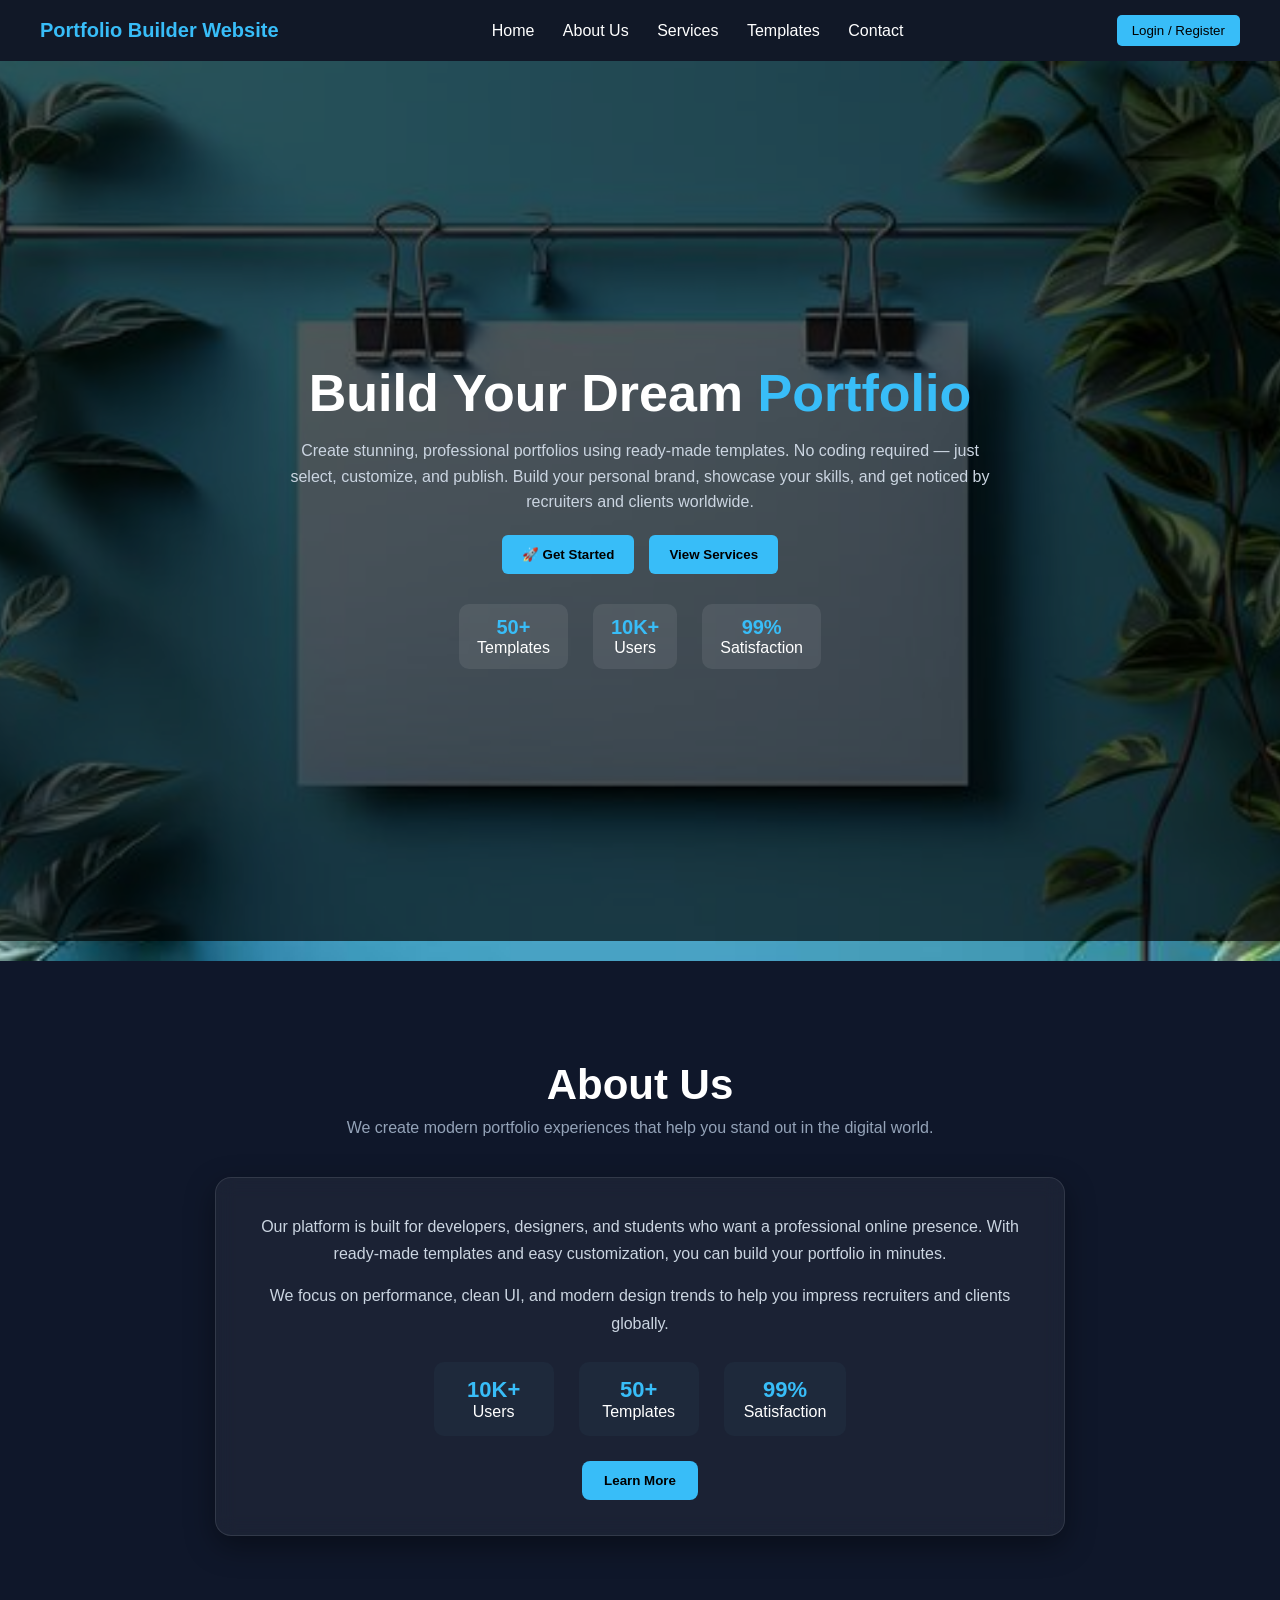
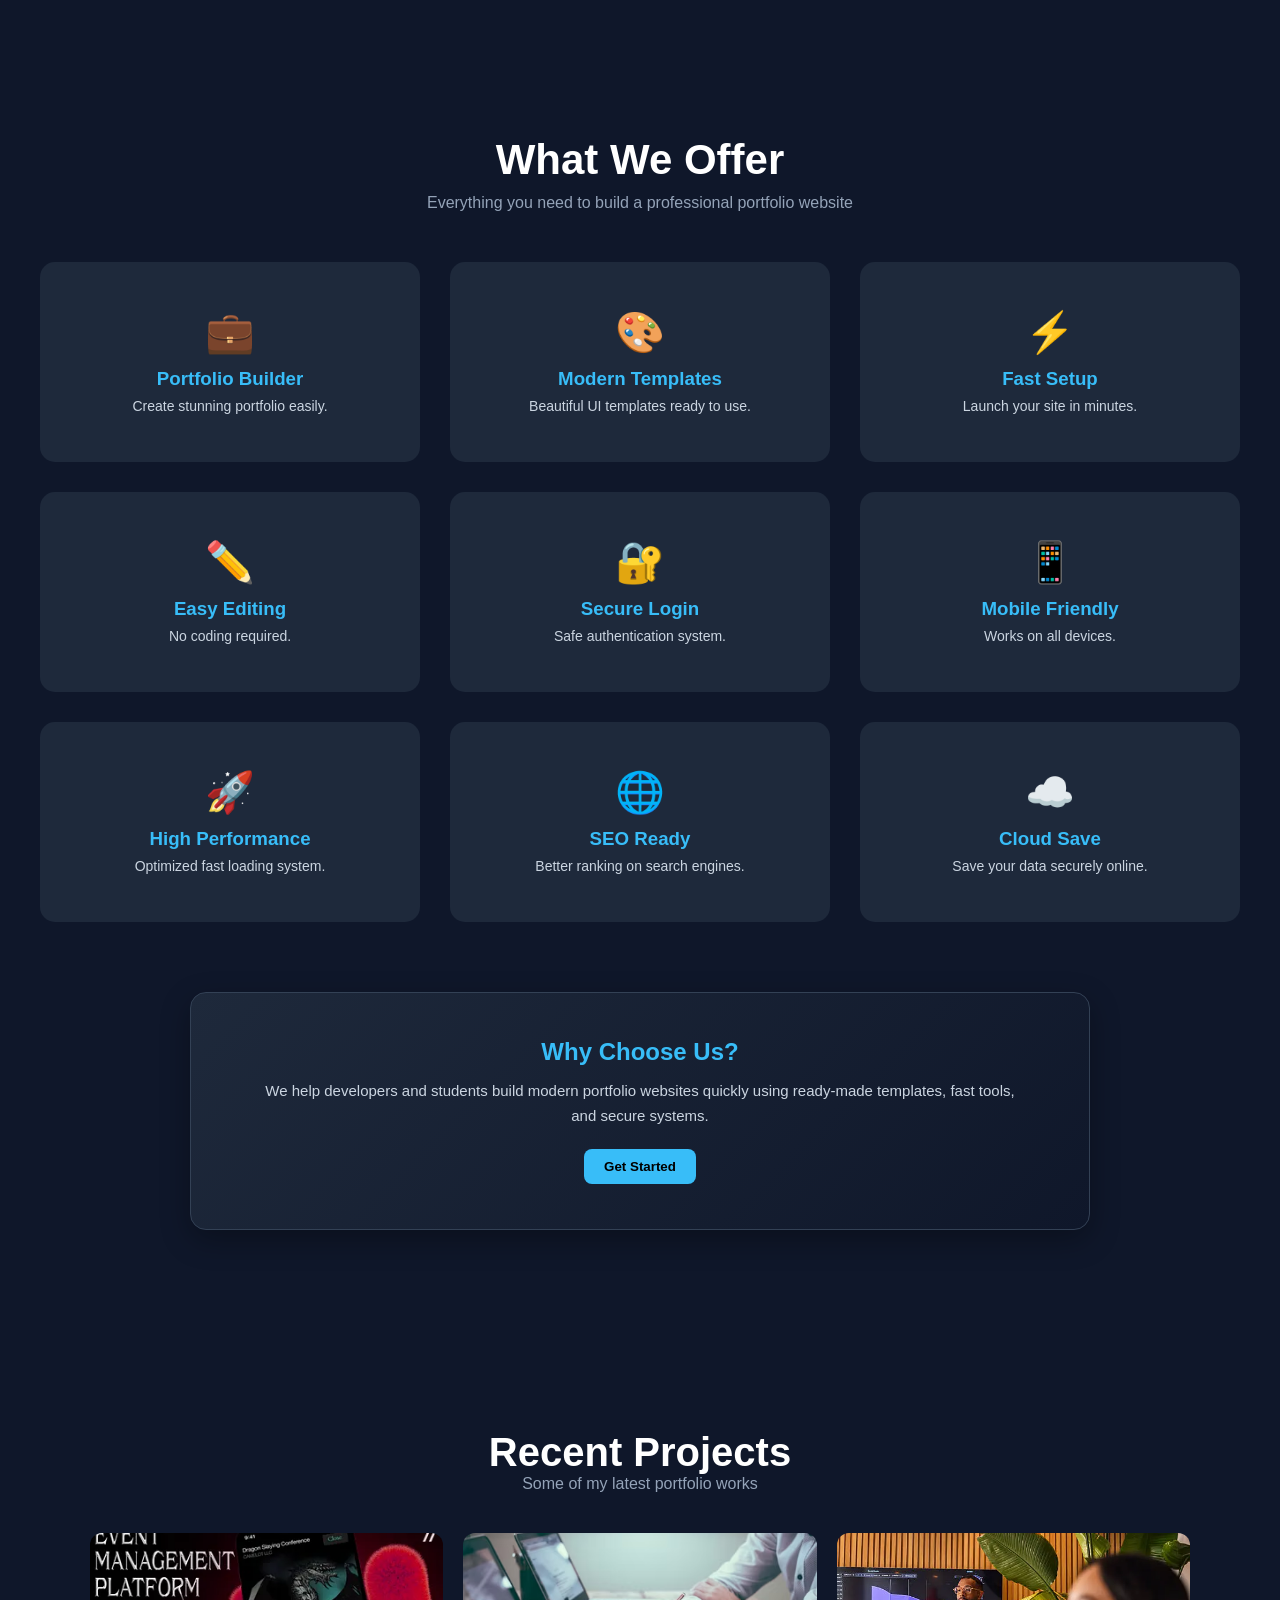
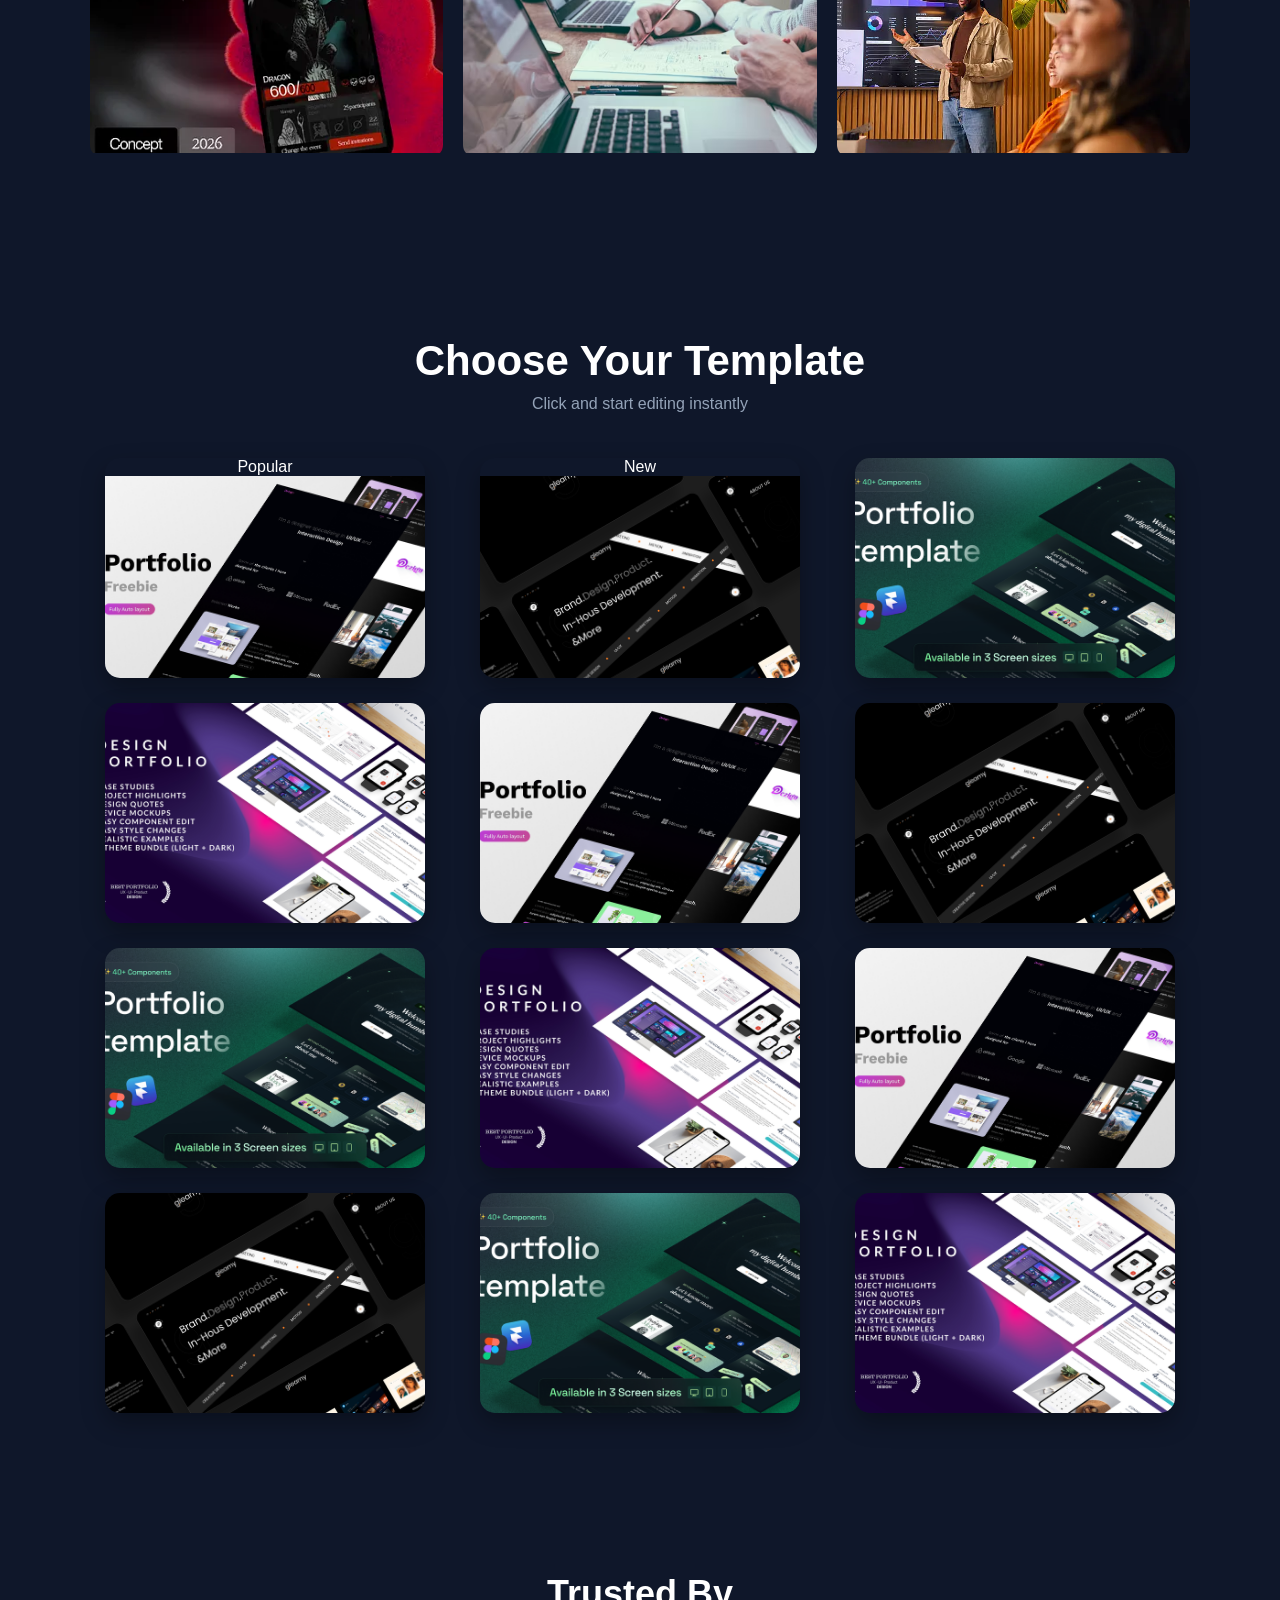
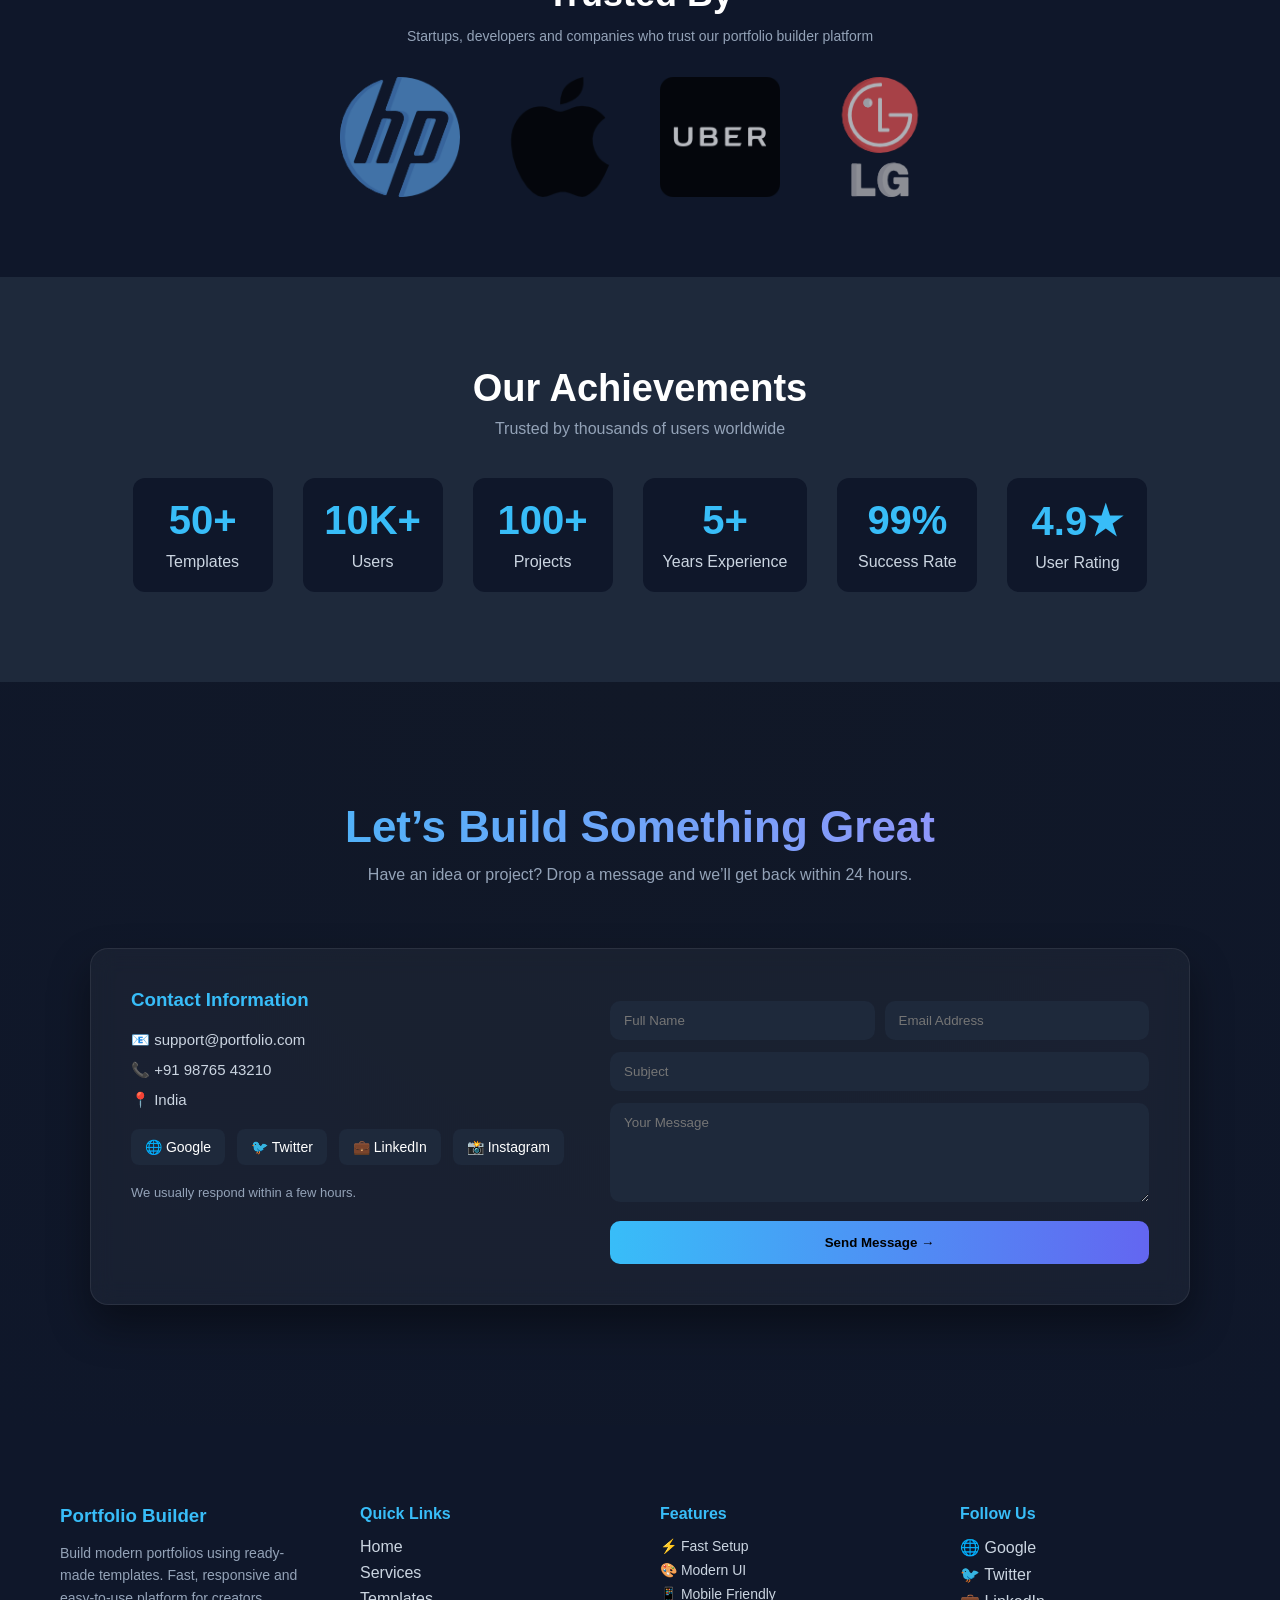
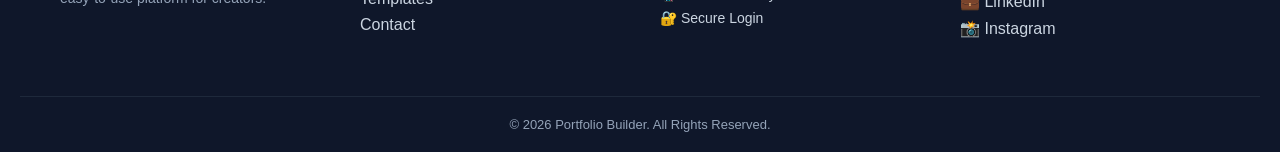
<file: index.html>
<!DOCTYPE html>
<html lang="en">
  <head>
    <meta charset="UTF-8" />
    <title>Portfolio Builder</title>
    <link rel="stylesheet" href="css/style.css" />
  </head>

  <body>
    <!-- NAVBAR -->
    <nav class="navbar">
      <div class="logo">Portfolio Builder Website</div>

      <div class="menu">
        <a href="#home">Home</a>
        <a href="#about">About Us</a>
        <a href="#services">Services</a>
        <a href="#templates">Templates</a>
        <a href="#contact">Contact</a>
      </div>

      <div id="authMenu"></div>
    </nav>

    <!-- HERO -->
    <section id="home" class="hero">
      <div class="hero-overlay">
        <div class="hero-content">
          <h1>Build Your Dream<span class="highlight"> Portfolio</span></h1>

          <p class="hero-text">
            Create stunning, professional portfolios using ready-made templates.
            No coding required — just select, customize, and publish. Build your
            personal brand, showcase your skills, and get noticed by recruiters
            and clients worldwide.
          </p>

          <div class="hero-buttons">
            <button onclick="scrollToSection('templates')">
              🚀 Get Started
            </button>

            <button class="secondary-btn" onclick="scrollToSection('services')">
              View Services
            </button>
          </div>

          <!-- STATS -->
          <div class="hero-stats">
            <div>
              <h3>50+</h3>
              <p>Templates</p>
            </div>

            <div>
              <h3>10K+</h3>
              <p>Users</p>
            </div>

            <div>
              <h3>99%</h3>
              <p>Satisfaction</p>
            </div>
          </div>
        </div>
      </div>
    </section>

    <!-- ABOUT -->
    <!-- ABOUT -->
    <section id="about" class="about-premium">
      <div class="about-wrapper">
        <h2>About Us</h2>

        <p class="subtitle">
          We create modern portfolio experiences that help you stand out in the
          digital world.
        </p>

        <div class="about-card">
          <p>
            Our platform is built for developers, designers, and students who
            want a professional online presence. With ready-made templates and
            easy customization, you can build your portfolio in minutes.
          </p>

          <p>
            We focus on performance, clean UI, and modern design trends to help
            you impress recruiters and clients globally.
          </p>

          <div class="about-stats">
            <div>
              <h3>10K+</h3>
              <span>Users</span>
            </div>

            <div>
              <h3>50+</h3>
              <span>Templates</span>
            </div>

            <div>
              <h3>99%</h3>
              <span>Satisfaction</span>
            </div>
          </div>

          <button>Learn More</button>
        </div>
      </div>
    </section>
    <!-- SERVICES -->
    <section id="services" class="services">
      <div class="container">
        <h2>What We Offer</h2>
        <p class="section-subtitle">
          Everything you need to build a professional portfolio website
        </p>

        <div class="services-grid">
          <div class="service-card">
            <div class="icon">💼</div>
            <h3>Portfolio Builder</h3>
            <p>Create stunning portfolio easily.</p>
          </div>

          <div class="service-card">
            <div class="icon">🎨</div>
            <h3>Modern Templates</h3>
            <p>Beautiful UI templates ready to use.</p>
          </div>

          <div class="service-card">
            <div class="icon">⚡</div>
            <h3>Fast Setup</h3>
            <p>Launch your site in minutes.</p>
          </div>

          <div class="service-card">
            <div class="icon">✏️</div>
            <h3>Easy Editing</h3>
            <p>No coding required.</p>
          </div>

          <div class="service-card">
            <div class="icon">🔐</div>
            <h3>Secure Login</h3>
            <p>Safe authentication system.</p>
          </div>

          <div class="service-card">
            <div class="icon">📱</div>
            <h3>Mobile Friendly</h3>
            <p>Works on all devices.</p>
          </div>

          <!-- EXTRA 3 NEW BOXES -->
          <div class="service-card">
            <div class="icon">🚀</div>
            <h3>High Performance</h3>
            <p>Optimized fast loading system.</p>
          </div>

          <div class="service-card">
            <div class="icon">🌐</div>
            <h3>SEO Ready</h3>
            <p>Better ranking on search engines.</p>
          </div>

          <div class="service-card">
            <div class="icon">☁️</div>
            <h3>Cloud Save</h3>
            <p>Save your data securely online.</p>
          </div>
        </div>

        <!-- BOTTOM CONTENT -->
        <div class="services-bottom">
          <h3>Why Choose Us?</h3>
          <p>
            We help developers and students build modern portfolio websites
            quickly using ready-made templates, fast tools, and secure systems.
          </p>

          <button>Get Started</button>
        </div>
      </div>
    </section>

    <!-- PROJECTS SECTION -->

    <section id="projects" class="projects">
      <h2>Recent Projects</h2>
      <p>Some of my latest portfolio works</p>

      <div class="project-grid">
        <div class="project-card">
          <img src="images/project1.webp" />
          <div class="overlay">Landing Page Design</div>
        </div>

        <div class="project-card">
          <img src="images/project2.avif" />
          <div class="overlay">Portfolio Website</div>
        </div>

        <div class="project-card">
          <img src="images/project3.webp" />
          <div class="overlay">UI Dashboard</div>
        </div>
      </div>
    </section>
    <!-- TEMPLATES -->
    <section id="templates" class="section">
      <h2>Choose Your Template</h2>
      <p class="section-subtitle">Click and start editing instantly</p>

      <div class="templates-grid">
        <!-- 1 -->
        <div class="template-card">
          <span class="badge">Popular</span>
          <img src="images/ui.png" />
          <div class="overlay">
            <h3>Modern Portfolio</h3>
            <button>Use Template</button>
          </div>
        </div>

        <!-- 2 -->
        <div class="template-card">
          <span class="badge">New</span>
          <img src="images/ui2.png" />
          <div class="overlay">
            <h3>Minimal Clean</h3>
            <button>Use Template</button>
          </div>
        </div>

        <!-- 3 -->
        <div class="template-card">
          <img src="images/ui3.png" />
          <div class="overlay">
            <h3>Dark Professional</h3>
            <button>Use Template</button>
          </div>
        </div>

        <!-- 4 -->
        <div class="template-card">
          <img src="images/ui4.png" />
          <div class="overlay">
            <h3>Creative Designer</h3>
            <button>Use Template</button>
          </div>
        </div>

        <!-- 5 -->
        <div class="template-card">
          <img src="images/ui.png" />
          <div class="overlay">
            <h3>Developer Pro</h3>
            <button>Use Template</button>
          </div>
        </div>

        <!-- 6 -->
        <div class="template-card">
          <img src="images/ui2.png" />
          <div class="overlay">
            <h3>Business Pro</h3>
            <button>Use Template</button>
          </div>
        </div>

        <!-- 7 -->
        <div class="template-card">
          <img src="images/ui3.png" />
          <div class="overlay">
            <h3>Agency Style</h3>
            <button>Use Template</button>
          </div>
        </div>

        <!-- 8 -->
        <div class="template-card">
          <img src="images/ui4.png" />
          <div class="overlay">
            <h3>Freelancer</h3>
            <button>Use Template</button>
          </div>
        </div>

        <!-- 9 -->
        <div class="template-card">
          <img src="images/ui.png" />
          <div class="overlay">
            <h3>Startup UI</h3>
            <button>Use Template</button>
          </div>
        </div>

        <!-- 10 -->
        <div class="template-card">
          <img src="images/ui2.png" />
          <div class="overlay">
            <h3>Portfolio Dark</h3>
            <button>Use Template</button>
          </div>
        </div>

        <!-- 11 -->
        <div class="template-card">
          <img src="images/ui3.png" />
          <div class="overlay">
            <h3>UI/UX Designer</h3>
            <button>Use Template</button>
          </div>
        </div>

        <!-- 12 -->
        <div class="template-card">
          <img src="images/ui4.png" />
          <div class="overlay">
            <h3>Premium Pro</h3>
            <button>Use Template</button>
          </div>
        </div>
      </div>
    </section>
    <!-- TRUSTED BY -->

    <section class="clients">
      <h2>Trusted By</h2>

      <p class="client-subtitle">
        Startups, developers and companies who trust our portfolio builder
        platform
      </p>

      <div class="client-grid">
        <img src="images/L1.png" />
        <img src="images/l2.png" />
        <img src="images/l3.png" />
        <img src="images/l4.png" />
      </div>
    </section>
    <!-- STATS -->
    <section class="stats-section">
      <!-- TITLE -->
      <h2>Our Achievements</h2>
      <p class="stats-subtitle">Trusted by thousands of users worldwide</p>

      <!-- STATS GRID -->
      <div class="stats-grid">
        <div class="stat-card">
          <h2>50+</h2>
          <p>Templates</p>
        </div>

        <div class="stat-card">
          <h2>10K+</h2>
          <p>Users</p>
        </div>

        <div class="stat-card">
          <h2>100+</h2>
          <p>Projects</p>
        </div>

        <div class="stat-card">
          <h2>5+</h2>
          <p>Years Experience</p>
        </div>

        <div class="stat-card">
          <h2>99%</h2>
          <p>Success Rate</p>
        </div>

        <div class="stat-card">
          <h2>4.9★</h2>
          <p>User Rating</p>
        </div>
      </div>
    </section>
    <!-- CONTACT -->
    <section id="contact" class="contact-premium">
      <div class="contact-wrapper">
        <!-- HEADER -->
        <div class="contact-header">
          <h2>Let’s Build Something Great</h2>
          <p>
            Have an idea or project? Drop a message and we’ll get back within 24
            hours.
          </p>
        </div>

        <!-- MAIN CARD -->
        <div class="contact-card">
          <!-- LEFT INFO -->
          <div class="contact-left">
            <h3>Contact Information</h3>

            <div class="info-item">📧 support@portfolio.com</div>
            <div class="info-item">📞 +91 98765 43210</div>
            <div class="info-item">📍 India</div>

            <div class="social-row">
              <a href="https://www.google.com" target="_blank"> 🌐 Google </a>

              <a href="https://twitter.com" target="_blank"> 🐦 Twitter </a>

              <a href="https://linkedin.com" target="_blank"> 💼 LinkedIn </a>

              <a href="https://instagram.com" target="_blank"> 📸 Instagram </a>
            </div>

            <p class="small-text">We usually respond within a few hours.</p>
          </div>

          <!-- RIGHT FORM -->
          <div class="contact-right">
            <div class="input-row">
              <input type="text" placeholder="Full Name" />
              <input type="email" placeholder="Email Address" />
            </div>

            <input type="text" placeholder="Subject" />

            <textarea rows="5" placeholder="Your Message"></textarea>

            <button>Send Message →</button>
          </div>
        </div>
      </div>
    </section>

    <!-- FOOTER -->

    <footer class="footer">
      <div class="footer-container">
        <!-- BRAND -->
        <div class="footer-box brand">
          <h3>Portfolio Builder</h3>
          <p>
            Build modern portfolios using ready-made templates. Fast, responsive
            and easy-to-use platform for creators.
          </p>
        </div>

        <!-- LINKS -->
        <div class="footer-box">
          <h4>Quick Links</h4>
          <a href="#home">Home</a>
          <a href="#services">Services</a>
          <a href="#templates">Templates</a>
          <a href="#contact">Contact</a>
        </div>

        <!-- FEATURES -->
        <div class="footer-box">
          <h4>Features</h4>
          <ul>
            <li>⚡ Fast Setup</li>
            <li>🎨 Modern UI</li>
            <li>📱 Mobile Friendly</li>
            <li>🔐 Secure Login</li>
          </ul>
        </div>

        <!-- SOCIAL -->
        <div class="footer-box">
          <h4>Follow Us</h4>
          <div class="social-links">
            <a href="#">🌐 Google</a>
            <a href="#">🐦 Twitter</a>
            <a href="#">💼 LinkedIn</a>
            <a href="#">📸 Instagram</a>
          </div>
        </div>
      </div>

      <div class="footer-bottom">
        <p>© 2026 Portfolio Builder. All Rights Reserved.</p>
      </div>
    </footer>
    <!-- SCRIPT -->
    <script>
      let user = JSON.parse(localStorage.getItem("currentUser") || "null");

      const authMenu = document.getElementById("authMenu");

      /* NAVBAR LOGIN / LOGOUT */
      if (user) {
        authMenu.innerHTML = `
          <span style="margin-right:10px;">Hi, ${user.name}</span>
          <button onclick="logout()">Logout</button>
        `;
      } else {
        authMenu.innerHTML = `
          <a href="login.html"><button>Login / Register</button></a>
        `;
      }

      /* LOGOUT */
      function logout() {
        localStorage.removeItem("currentUser");
        location.reload();
      }

      /* SCROLL */
      function scrollToSection(id) {
        document.getElementById(id).scrollIntoView({ behavior: "smooth" });
      }
    </script>
  </body>
</html>
</file>
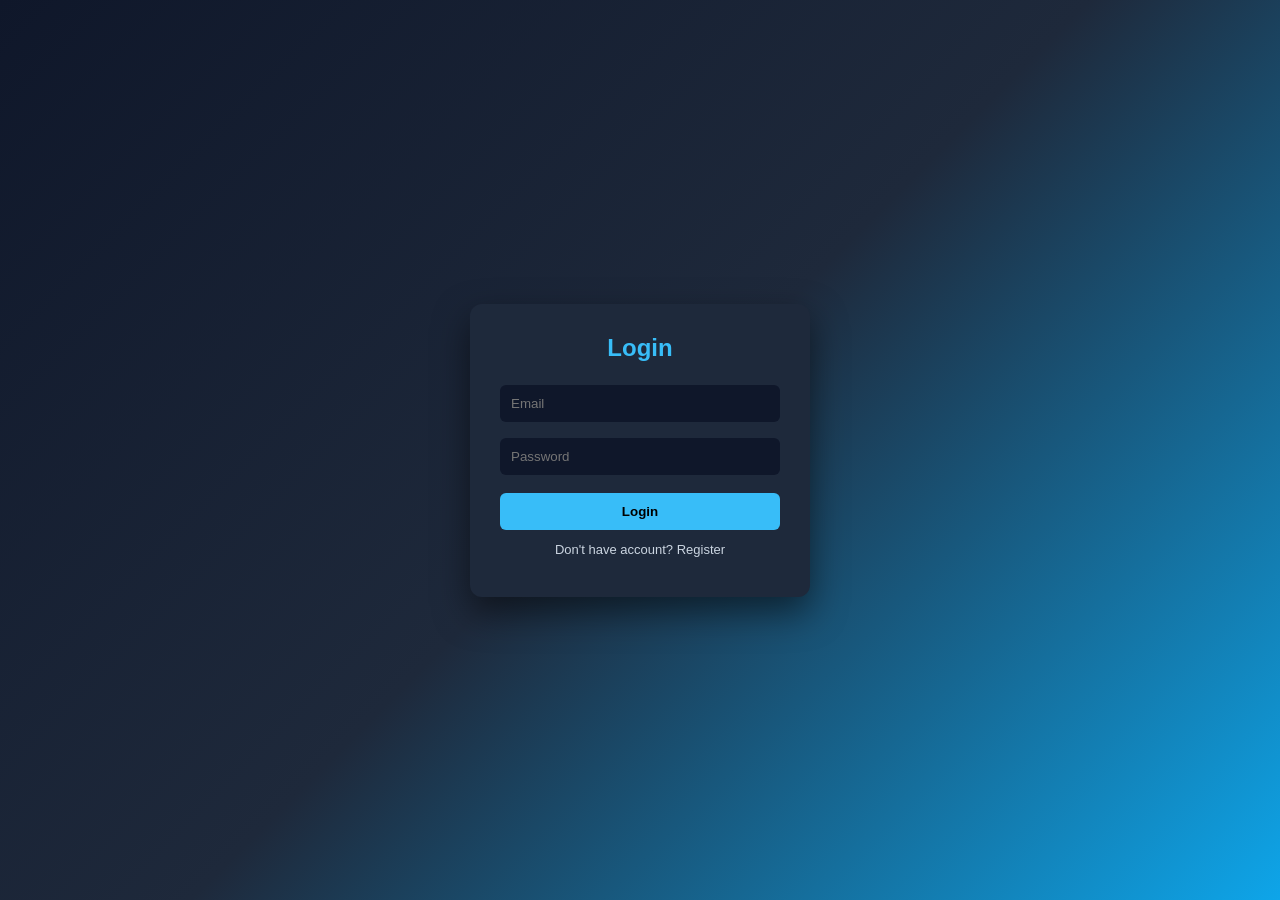
<file: login.html>
<!DOCTYPE html>
<html lang="en">
  <head>
    <meta charset="UTF-8" />
    <title>Login</title>
    <link rel="stylesheet" href="./css/auth.css" />
  </head>

  <body>
    <div class="auth-container">
      <div class="auth-box">
        <h2 id="title">Login</h2>

        <input id="name" placeholder="Name" style="display: none" />
        <input id="email" placeholder="Email" />
        <input id="password" type="password" placeholder="Password" />

        <button onclick="auth()">Login</button>

        <p onclick="toggleMode()" style="cursor: pointer">
          Don't have account? Register
        </p>

        <p id="msg"></p>
      </div>
    </div>

    <script>
      let users = JSON.parse(localStorage.getItem("users") || "[]");
      let isLogin = true;

      function toggleMode() {
        isLogin = !isLogin;

        document.getElementById("title").innerText = isLogin
          ? "Login"
          : "Register";

        document.getElementById("name").style.display = isLogin
          ? "none"
          : "block";

        document.querySelector("button").innerText = isLogin
          ? "Login"
          : "Register";

        document.getElementById("msg").innerText = "";
      }

      function auth() {
        let name = document.getElementById("name").value.trim();
        let email = document.getElementById("email").value.trim();
        let pass = document.getElementById("password").value.trim();
        let msg = document.getElementById("msg");

        if (!email || !pass || (!isLogin && !name)) {
          msg.innerText = "Please fill all fields";
          return;
        }

        // REGISTER
        if (!isLogin) {
          let exists = users.find((u) => u.email === email);

          if (exists) {
            msg.innerText = "User already exists!";
            return;
          }

          users.push({ name, email, password: pass });
          localStorage.setItem("users", JSON.stringify(users));

          msg.innerText = "Registered successfully! Now login";
          toggleMode();
          return;
        }

        // LOGIN
        let user = users.find((u) => u.email === email && u.password === pass);

        if (!user) {
          msg.innerText = "Invalid credentials";
          return;
        }

        localStorage.setItem("currentUser", JSON.stringify(user));

        setTimeout(() => {
          location.href = "index.html";
        }, 500);
      }
    </script>
  </body>
</html>
</file>
<file: css/style.css>
* {
  margin: 0;
  padding: 0;
  box-sizing: border-box;
  font-family: Arial, sans-serif;
}

body {
  background: #0f172a;
  color: #fff;
}

/* ================= NAVBAR ================= */
.navbar {
  display: flex;
  justify-content: space-between;
  align-items: center;
  padding: 15px 40px;
  background: #111827;
  position: sticky;
  top: 0;
  z-index: 1000;
}

.logo {
  font-size: 20px;
  font-weight: bold;
  color: #38bdf8;
}

.menu a {
  margin: 0 12px;
  text-decoration: none;
  color: #fff;
}

.menu a:hover {
  color: #38bdf8;
}

#authMenu button {
  padding: 8px 15px;
  border: none;
  background: #38bdf8;
  color: #000;
  cursor: pointer;
  border-radius: 5px;
}

/* ================= HERO ================= */
.hero {
  height: 100vh;
  /* 🔥 BACKGROUND IMAGE */
  background: url("../images/hero\ image.jpeg") center center/cover no-repeat;
  position: relative;
  display: flex;
  align-items: center;
  justify-content: center;
}

/* DARK OVERLAY */
.hero-overlay {
  position: absolute;
  inset: 0;
  background: rgba(0, 0, 0, 0.65);

  display: flex;
  align-items: center;
  justify-content: center;
}

/* CONTENT */
.hero-content {
  text-align: center;
  color: #fff;
  max-width: 750px;
  padding: 20px;
  margin-top: 50px; /* 👈 YAHI SE CONTENT NICHE JAYEGA */
}
.hero-overlay {
  display: flex;
  align-items: center;
  justify-content: center;
  transform: translateY(-20px);
}

.hero h1 {
  font-size: 52px;
  margin-bottom: 15px;
}

.highlight {
  color: #38bdf8;
}

.hero-text {
  font-size: 16px;
  color: #cbd5e1;
  line-height: 1.6;
  margin-bottom: 20px;
}

/* BUTTONS */
.hero-buttons {
  display: flex;
  justify-content: center;
  gap: 15px;
  margin-bottom: 30px;
}

.hero-buttons button {
  padding: 12px 20px;
  border: none;
  border-radius: 6px;
  cursor: pointer;
  font-weight: bold;
  background: #38bdf8;
  color: #000;
}

.secondary-btn {
  background: transparent;
  border: 1px solid #38bdf8;
  color: #38bdf8;
}

/* STATS */
.hero-stats {
  display: flex;
  justify-content: center;
  gap: 25px;
  flex-wrap: wrap;
}

.hero-stats div {
  background: rgba(255, 255, 255, 0.08);
  padding: 12px 18px;
  border-radius: 10px;
}

.hero-stats h3 {
  color: #38bdf8;
  font-size: 20px;
}
/* ================= MODAL ================= */
.modal {
  display: none;
  position: fixed;
  inset: 0;
  background: rgba(0, 0, 0, 0.75);

  justify-content: center;
  align-items: center;

  z-index: 9999;
}

.modal.show {
  display: flex;
}

/* BOX */
.modal-box {
  background: #1e293b;
  padding: 30px;
  border-radius: 12px;
  width: 320px;
  text-align: center;
}

/* INPUT */
.modal-box input {
  width: 100%;
  padding: 11px;
  margin: 8px 0;

  border: none;
  outline: none;
  border-radius: 6px;

  background: #0f172a;
  color: #fff;
}

/* BUTTON */
.modal-box button {
  width: 100%;
  padding: 11px;
  margin-top: 10px;

  background: #38bdf8;
  border: none;
  border-radius: 6px;
  cursor: pointer;

  font-weight: bold;
}

/* SWITCH TEXT */
.switch-text {
  margin-top: 10px;
  font-size: 12px;
  cursor: pointer;
  color: #94a3b8;
}

.switch-text:hover {
  color: #38bdf8;
}

/* MESSAGE */
#msg {
  margin-top: 10px;
  font-size: 13px;
  color: #f87171;
}

/* RESPONSIVE */
@media (max-width: 500px) {
  .modal-box {
    width: 90%;
  }
}
/* ================= About Us ================= */
.about-premium {
  padding: 100px 20px;
  background: #0f172a;
  color: #fff;
  text-align: center;
}

/* WRAPPER */
.about-wrapper {
  max-width: 850px;
  margin: auto;
}

/* TITLE */
.about-premium h2 {
  font-size: 42px;
  margin-bottom: 10px;
}

/* SUBTITLE */
.about-premium .subtitle {
  color: #94a3b8;
  margin-bottom: 40px;
}

/* GLASS CARD */
.about-card {
  background: rgba(255, 255, 255, 0.05);
  backdrop-filter: blur(10px);

  border: 1px solid rgba(255, 255, 255, 0.1);

  padding: 35px;
  border-radius: 16px;

  box-shadow: 0 10px 30px rgba(0, 0, 0, 0.4);
}

/* TEXT */
.about-card p {
  color: #cbd5e1;
  line-height: 1.7;
  margin-bottom: 15px;
}

/* STATS */
.about-stats {
  display: flex;
  justify-content: center;
  gap: 25px;
  margin: 25px 0;
  flex-wrap: wrap;
}

.about-stats div {
  background: #1e293b;
  padding: 15px 20px;
  border-radius: 10px;
  min-width: 120px;
}

.about-stats h3 {
  color: #38bdf8;
  font-size: 22px;
}

/* BUTTON */
.about-card button {
  padding: 12px 22px;
  border: none;
  background: #38bdf8;
  color: #000;
  font-weight: bold;
  border-radius: 8px;
  cursor: pointer;
  transition: 0.3s;
}

.about-card button:hover {
  background: #0ea5e9;
  transform: scale(1.05);
}

/* SMOOTH SCROLL FEEL */
html {
  scroll-behavior: smooth;
}
/* ================= SERVICES ================= */
.services {
  padding: 100px 20px;
  background: #0f172a;
  text-align: center;
}

/* FIX: proper centering + width control */
.container {
  max-width: 1200px;
  margin: auto;
}

/* TITLE */
.services h2 {
  font-size: 42px;
  margin-bottom: 10px;
  color: #fff;
}

/* SUBTITLE */
.section-subtitle {
  color: #94a3b8;
  margin-bottom: 50px;
}

/* GRID (3 per row) */
.services-grid {
  display: grid;
  grid-template-columns: repeat(3, 1fr);
  gap: 30px;

  /* IMPORTANT FIX */
  align-items: stretch;
}

/* ================= CARD ================= */
.service-card {
  background: #1e293b;

  /* HEIGHT CONTROL (BEST PRACTICE) */
  min-height: 200px;

  padding: 35px 25px;

  border-radius: 15px;

  transition: 0.3s;

  /* IMPORTANT FIX */
  display: flex;
  flex-direction: column;
  justify-content: center;
  align-items: center;

  text-align: center;
}

/* HOVER */
.service-card:hover {
  transform: translateY(-10px);
  background: #273449;
}

/* ICON */
.icon {
  font-size: 40px;
  margin-bottom: 12px;
}

/* TITLE */
.service-card h3 {
  color: #38bdf8;
  margin-bottom: 8px;
}

/* TEXT */
.service-card p {
  color: #cbd5e1;
  font-size: 14px;
}
/* ================= BOTTOM CONTENT ================= */
.services-bottom {
  margin-top: 70px;
  padding: 45px 30px;

  background: linear-gradient(135deg, #1e293b, #0f172a);

  border: 1px solid #334155;
  border-radius: 16px;

  max-width: 900px;
  margin-left: auto;
  margin-right: auto;

  text-align: center;

  box-shadow: 0 10px 30px rgba(0, 0, 0, 0.3);
}

/* TITLE */
.services-bottom h3 {
  font-size: 24px;
  margin-bottom: 12px;
  color: #38bdf8;
}

/* TEXT */
.services-bottom p {
  color: #cbd5e1;
  font-size: 15px;
  line-height: 1.7;
  max-width: 750px;
  margin: auto;
}

/* OPTIONAL BUTTON STYLE (agar add karna ho) */
.services-bottom button {
  margin-top: 20px;
  padding: 10px 20px;
  border: none;
  background: #38bdf8;
  color: #000;
  border-radius: 8px;
  cursor: pointer;
  font-weight: bold;
  transition: 0.3s;
}

.services-bottom button:hover {
  background: #0ea5e9;
}

/* ================= RESPONSIVE ================= */
@media (max-width: 900px) {
  .services-grid {
    grid-template-columns: repeat(2, 1fr);
  }
}

@media (max-width: 600px) {
  .services-grid {
    grid-template-columns: 1fr;
  }
}
/* ================= PROJECTS SECTION ================= */
.projects {
  padding: 100px 20px;
  text-align: center;
  background: #0f172a;
}

.projects h2 {
  font-size: 40px;
  color: #fff;
}

.projects p {
  color: #94a3b8;
  margin-bottom: 40px;
}

.project-grid {
  display: grid;
  grid-template-columns: repeat(3, 1fr);
  gap: 20px;
  max-width: 1100px;
  margin: auto;
}

.project-card {
  position: relative;
  overflow: hidden;
  border-radius: 12px;
}

.project-card img {
  width: 100%;
  height: 220px;
  object-fit: cover;
  transition: 0.4s;
}

.project-card:hover img {
  transform: scale(1.1);
}

.project-card .overlay {
  position: absolute;
  bottom: 0;
  width: 100%;
  padding: 10px;
  background: rgba(0, 0, 0, 0.6);
  color: #fff;
}
/* ================= TEMPLATES SECTION ================= */
#templates {
  text-align: center;
  padding: 80px 20px;
}

/* TITLE */
#templates h2 {
  font-size: 42px;
  margin-bottom: 10px;
  color: #fff;
}

/* SUBTITLE */
#templates .section-subtitle {
  color: #94a3b8;
  margin-bottom: 45px;
}

/* GRID */
.templates-grid {
  display: grid;
  grid-template-columns: repeat(3, 1fr);
  gap: 25px;

  max-width: 1100px;
  margin: auto;

  justify-items: center;
}

/* ================= CARD ================= */
.template-card {
  position: relative;
  overflow: hidden;
  border-radius: 15px;

  /* 🔥 FIX IMAGE SIZE */
  width: 100%;
  max-width: 320px;
  height: 220px;

  cursor: pointer;
  box-shadow: 0 10px 25px rgba(0, 0, 0, 0.3);
}

/* IMAGE FIX */
.template-card img {
  width: 100%;
  height: 100%;
  object-fit: cover; /* important */
  display: block;
  transition: 0.4s ease;
}

/* HOVER ZOOM */
.template-card:hover img {
  transform: scale(1.08);
}

/* OVERLAY */
.overlay {
  position: absolute;
  inset: 0;
  background: rgba(0, 0, 0, 0.65);

  display: flex;
  flex-direction: column;
  justify-content: center;
  align-items: center;

  opacity: 0;
  transition: 0.3s ease;
}

/* SHOW ON HOVER */
.template-card:hover .overlay {
  opacity: 1;
}

/* TITLE */
.overlay h3 {
  color: #fff;
  margin-bottom: 10px;
  font-size: 18px;
}

/* BUTTON */
.overlay button {
  padding: 10px 18px;
  border: none;
  background: #38bdf8;
  color: #000;
  border-radius: 6px;
  cursor: pointer;
  font-weight: bold;
}

.overlay button:hover {
  background: #0ea5e9;
}

/* RESPONSIVE */
@media (max-width: 900px) {
  .templates-grid {
    grid-template-columns: repeat(2, 1fr);
  }
}

@media (max-width: 600px) {
  .templates-grid {
    grid-template-columns: 1fr;
  }
}

.clients {
  text-align: center;
  padding: 80px 20px;
}

.clients h2 {
  font-size: 36px;
  margin-bottom: 10px;
}

.client-subtitle {
  color: #94a3b8;
  font-size: 14px;
  max-width: 500px;
  margin: 10px auto 30px auto;
  line-height: 1.6;
}

.client-grid {
  margin-top: 30px;
  display: flex;
  justify-content: center;
  gap: 40px;
  flex-wrap: wrap;
}

.client-grid img {
  width: 120px;
  opacity: 0.7;
  transition: 0.3s;
}

.client-grid img:hover {
  opacity: 1;
  transform: scale(1.1);
}

/* ================= STATS PREMIUM ================= */
.stats-section {
  text-align: center;
  padding: 90px 20px;
  background: #1e293b;
}

.stats-section h2 {
  font-size: 38px;
  color: #fff;
  margin-bottom: 10px;
}

.stats-subtitle {
  color: #94a3b8;
  margin-bottom: 40px;
}

/* GRID */
.stats-grid {
  display: flex;
  justify-content: center;
  gap: 30px;
  flex-wrap: wrap;
}

/* CARD */
.stat-card {
  background: #0f172a;
  padding: 20px;
  border-radius: 12px;
  min-width: 140px;
  transition: 0.3s;
}

.stat-card:hover {
  transform: translateY(-6px);
  background: #111827;
}

/* NUMBER */
.stat-card h2 {
  color: #38bdf8;
  font-size: 40px;
}

/* TEXT */
.stat-card p {
  color: #cbd5e1;
}
/* ================= CONTACT PREMIUM ================= */
.contact-premium {
  padding: 120px 20px;
  background: radial-gradient(circle at top, #111827, #0f172a);
  color: #fff;
}

/* WRAPPER */
.contact-wrapper {
  max-width: 1100px;
  margin: auto;
}

/* HEADER */
.contact-header {
  text-align: center;
  margin-bottom: 60px;
}

.contact-header h2 {
  font-size: 44px;
  margin-bottom: 10px;
  background: linear-gradient(90deg, #38bdf8, #a78bfa);
  -webkit-background-clip: text;
  -webkit-text-fill-color: transparent;
}

.contact-header p {
  color: #94a3b8;
  max-width: 600px;
  margin: auto;
  line-height: 1.6;
}

/* CARD */
.contact-card {
  display: flex;
  gap: 30px;
  background: rgba(255, 255, 255, 0.04);
  backdrop-filter: blur(12px);
  border: 1px solid rgba(255, 255, 255, 0.08);
  border-radius: 18px;
  padding: 40px;
  box-shadow: 0 20px 40px rgba(0, 0, 0, 0.4);
}

/* LEFT */
.contact-left {
  flex: 1;
}

.contact-left h3 {
  color: #38bdf8;
  margin-bottom: 20px;
}

.info-item {
  margin: 12px 0;
  color: #cbd5e1;
  font-size: 15px;
}

/* SOCIAL */
.social-row {
  margin-top: 25px;
}

.social-row span {
  font-size: 22px;
  margin-right: 12px;
  cursor: pointer;
  transition: 0.3s;
}

.social-row span:hover {
  transform: scale(1.2);
}

/* SMALL TEXT */
.small-text {
  margin-top: 20px;
  color: #94a3b8;
  font-size: 13px;
}

/* RIGHT FORM */
.contact-right {
  flex: 1.2;
}

.input-row {
  display: flex;
  gap: 10px;
}

/* INPUTS */
.contact-right input,
.contact-right textarea {
  width: 100%;
  margin-top: 12px;
  padding: 12px 14px;
  border: none;
  outline: none;
  border-radius: 10px;
  background: #1e293b;
  color: #fff;
  transition: 0.3s;
}

/* FOCUS EFFECT */
.contact-right input:focus,
.contact-right textarea:focus {
  outline: 1px solid #38bdf8;
  transform: scale(1.02);
}

/* BUTTON */
.contact-right button {
  width: 100%;
  margin-top: 15px;
  padding: 14px;
  border: none;
  border-radius: 10px;
  background: linear-gradient(90deg, #38bdf8, #6366f1);
  color: #000;
  font-weight: bold;
  cursor: pointer;
  transition: 0.3s;
}

.contact-right button:hover {
  transform: translateY(-3px);
  box-shadow: 0 10px 20px rgba(56, 189, 248, 0.3);
}

/* RESPONSIVE */
@media (max-width: 768px) {
  .contact-card {
    flex-direction: column;
  }

  .input-row {
    flex-direction: column;
  }
}
.social-row {
  display: flex;
  gap: 12px;
  flex-wrap: wrap;
  margin-top: 20px;
}

.social-row a {
  display: flex;
  align-items: center;
  gap: 8px;

  padding: 10px 14px;
  border-radius: 8px;

  background: #1e293b;
  color: #fff;

  text-decoration: none;
  font-size: 14px;

  transition: 0.3s;
}

.social-row a:hover {
  background: #38bdf8;
  color: #000;
  transform: translateY(-3px);
}

/* FOOTER SECTION*/
.footer {
  background: #0f172a;
  color: #fff;
  padding: 80px 20px 20px;
}

/* GRID */
.footer-container {
  display: grid;
  grid-template-columns: repeat(4, 1fr);

  gap: 40px;

  max-width: 1200px;
  margin: 0 auto;

  padding: 0 20px; /* 🔥 important for equal left/right space */

  align-items: start;
}

/* BOX */
.footer-box h3,
.footer-box h4 {
  color: #38bdf8;
  margin-bottom: 15px;
}

.footer-box p {
  color: #94a3b8;
  font-size: 14px;
  line-height: 1.6;
}

/* LINKS */
.footer-box a {
  display: block;
  color: #cbd5e1;
  text-decoration: none;
  margin-bottom: 8px;
  transition: 0.3s;
}

.footer-box a:hover {
  color: #38bdf8;
  transform: translateX(5px);
}

/* LIST STYLE */
.footer-box ul {
  padding: 0;
  list-style: none;
}

.footer-box ul li {
  color: #cbd5e1;
  margin-bottom: 8px;
  font-size: 14px;
}

/* SOCIAL */
.social-links a {
  display: block;
  margin-bottom: 8px;
  color: #cbd5e1;
  text-decoration: none;
  transition: 0.3s;
}

.social-links a:hover {
  color: #38bdf8;
  transform: translateX(5px);
}

/* BRAND FIX */
.footer-box.brand p {
  max-width: 250px;
}

/* BOTTOM */
.footer-bottom {
  text-align: center;
  margin-top: 50px;
  padding-top: 20px;
  border-top: 1px solid #1e293b;
  color: #94a3b8;
  font-size: 13px;
}

/* RESPONSIVE */
@media (max-width: 900px) {
  .footer-container {
    grid-template-columns: repeat(2, 1fr);
  }
}

@media (max-width: 600px) {
  .footer-container {
    grid-template-columns: 1fr;
    text-align: center;
  }
}
</file>
<file: css/auth.css>
/* RESET */
* {
  margin: 0;
  padding: 0;
  box-sizing: border-box;
  font-family: Arial, sans-serif;
}

/* FULL PAGE CENTER */
html,
body {
  height: 100%;
  width: 100%;
}

/* BACKGROUND COLOR (LOGIN PAGE) */
body {
  display: flex;
  justify-content: center;
  align-items: center;

  background: linear-gradient(135deg, #0f172a, #1e293b, #0ea5e9);
}

/* LOGIN BOX CENTER */
.auth-container {
  width: 100%;
  display: flex;
  justify-content: center;
  align-items: center;
}

/* CARD */
.auth-box {
  width: 340px;
  padding: 30px;

  background: #1e293b;
  border-radius: 12px;

  text-align: center;

  box-shadow: 0 15px 35px rgba(0, 0, 0, 0.5);
}

/* TITLE */
.auth-box h2 {
  color: #38bdf8;
  margin-bottom: 15px;
}

/* INPUTS */
.auth-box input {
  width: 100%;
  padding: 11px;
  margin: 8px 0;

  border: none;
  outline: none;
  border-radius: 6px;

  background: #0f172a;
  color: #fff;
}

/* BUTTON */
.auth-box button {
  width: 100%;
  padding: 11px;
  margin-top: 10px;

  background: #38bdf8;
  border: none;
  border-radius: 6px;

  cursor: pointer;
  font-weight: bold;
  color: #000;
}

/* SWITCH TEXT */
.auth-box p {
  margin-top: 12px;
  font-size: 13px;
  color: #cbd5e1;
  cursor: pointer;
}

/* MESSAGE */
#msg {
  margin-top: 10px;
  font-size: 13px;
  color: #f87171;
}
</file>
